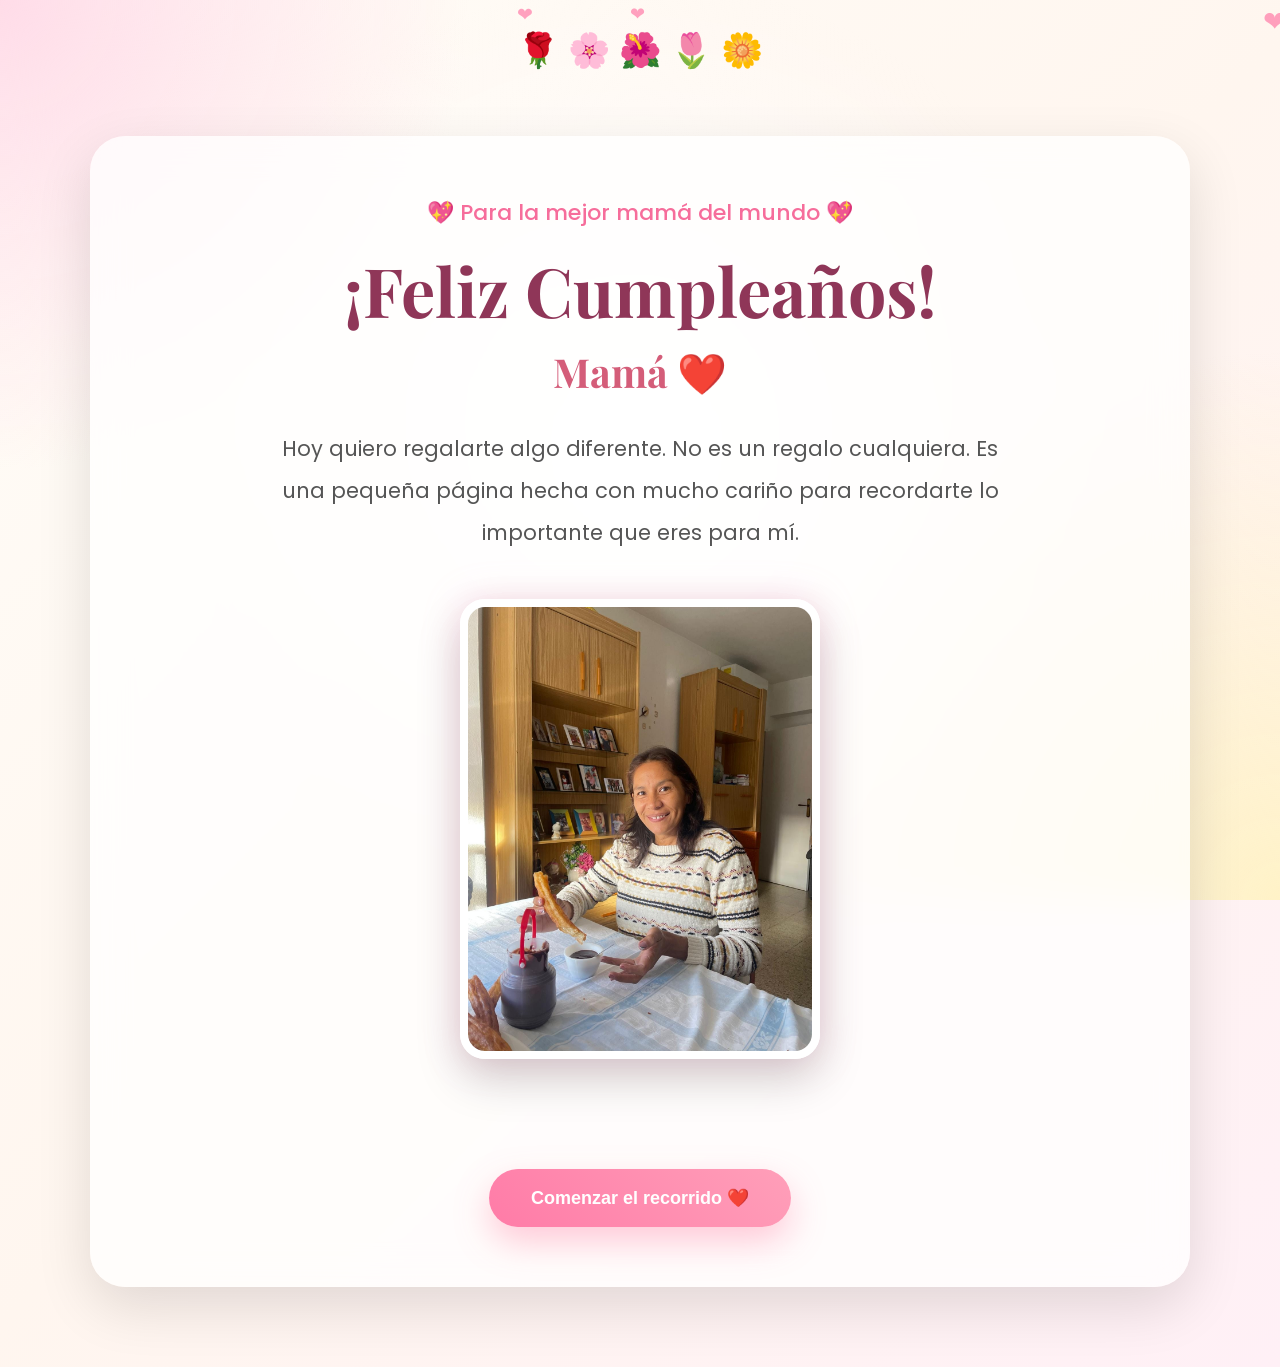
<file: index.html>
<!DOCTYPE html>
<html lang="es">

<head>

    <meta charset="UTF-8">
    <meta name="viewport" content="width=device-width, initial-scale=1.0">

    <title>Feliz Cumpleaños Mamá ❤️</title>

    <link rel="stylesheet" href="01-style.css">

</head>

<body>

    <!-- Corazones -->
    <div class="hearts"></div>

    <!-- Flores decorativas -->
    <div class="flowers">
        🌹 🌸 🌺 🌷 🌼
    </div>

    <!-- Contenedor principal -->

    <section class="inicio">

        <h3>💖 Para la mejor mamá del mundo 💖</h3>

        <h1>
            ¡Feliz Cumpleaños!
        </h1>

        <h2>
            Mamá ❤️
        </h2>

        <p>

            Hoy quiero regalarte algo diferente.

            No es un regalo cualquiera.

            Es una pequeña página hecha con mucho cariño para recordarte lo importante que eres para mí.

        </p>

        <img src="image1.jpeg" class="fotoPrincipal">

        <br><br>

        <a href="01-html/02-recuerdos.html">

            <button>

                Comenzar el recorrido ❤️

            </button>

        </a>

    </section>

</body>

<script src="script/script.js"></script>

</html>
</file>
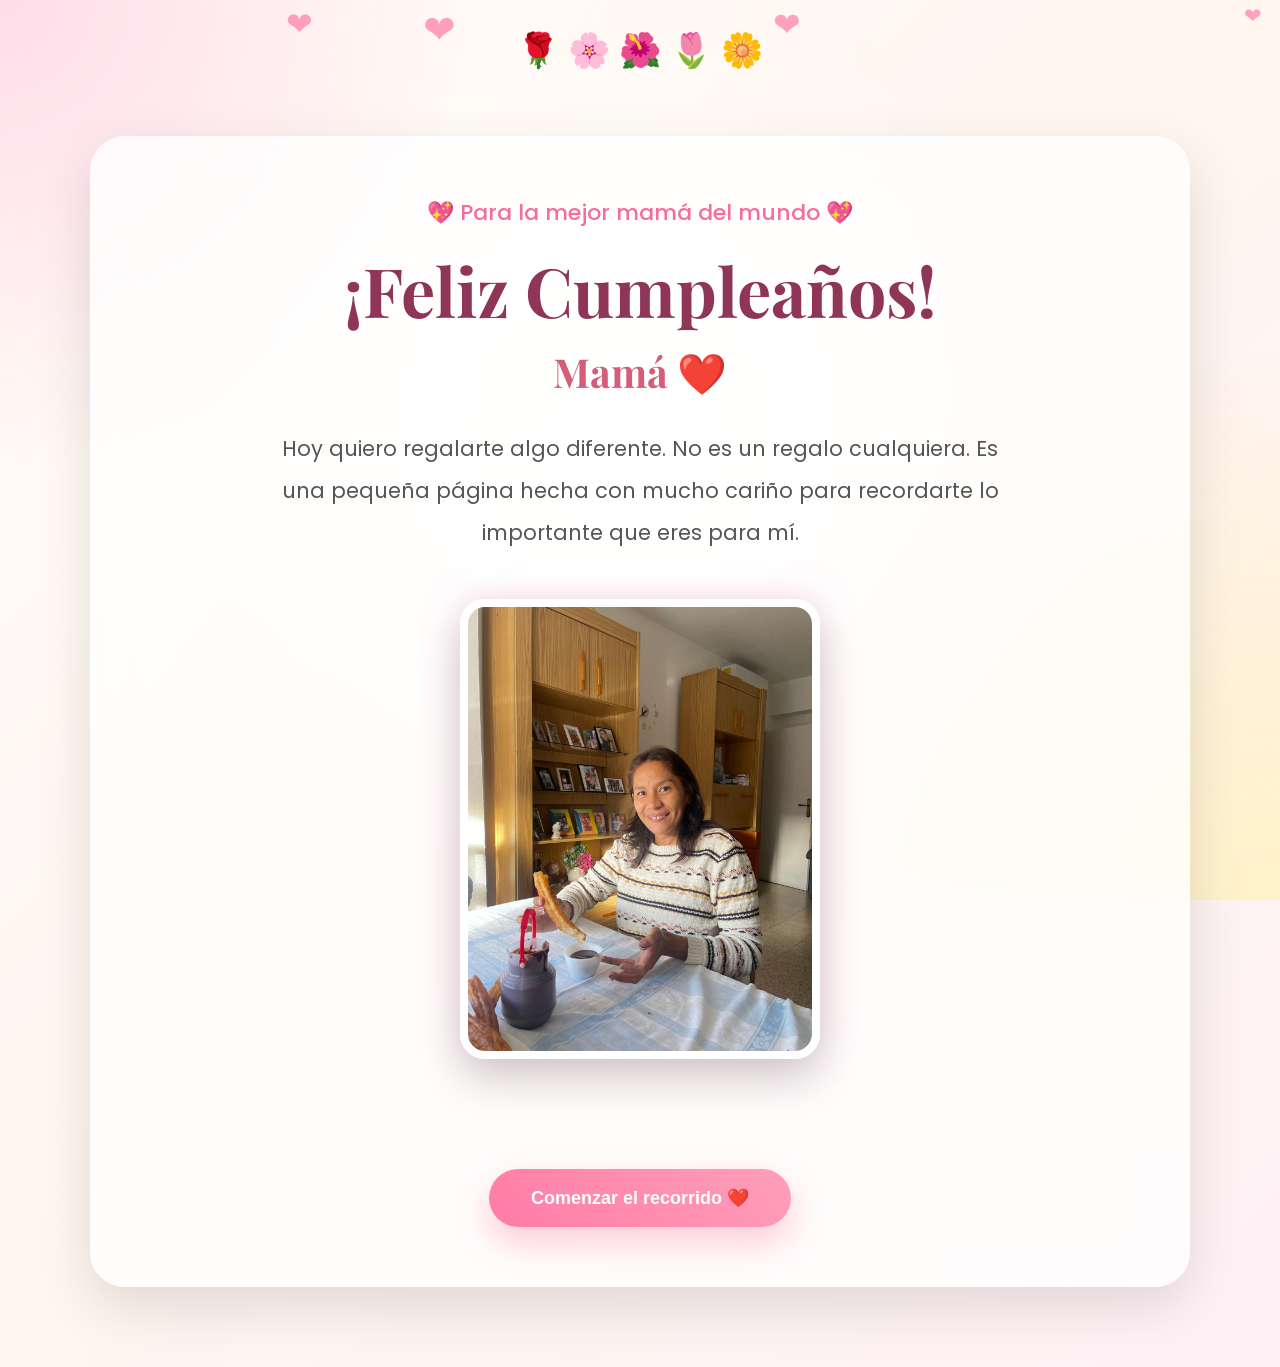
<file: 01-html/index.html>
<!DOCTYPE html>
<html lang="es">

<head>

    <meta charset="UTF-8">
    <meta name="viewport" content="width=device-width, initial-scale=1.0">

    <title>Feliz Cumpleaños Mamá ❤️</title>

    <link rel="stylesheet" href="../02-css/style.css">

</head>

<body>

    <!-- Corazones -->
    <div class="hearts"></div>

    <!-- Flores decorativas -->
    <div class="flowers">
        🌹 🌸 🌺 🌷 🌼
    </div>

    <!-- Contenedor principal -->

    <section class="inicio">

        <h3>💖 Para la mejor mamá del mundo 💖</h3>

        <h1>
            ¡Feliz Cumpleaños!
        </h1>

        <h2>
            Mamá ❤️
        </h2>

        <p>

            Hoy quiero regalarte algo diferente.

            No es un regalo cualquiera.

            Es una pequeña página hecha con mucho cariño para recordarte lo importante que eres para mí.

        </p>

        <img src="../image1.jpeg" class="fotoPrincipal">

        <br><br>

        <a href="02-recuerdos.html">

            <button>

                Comenzar el recorrido ❤️

            </button>

        </a>

    </section>

</body>

<script src="../script/script.js"></script>

</html>
</file>
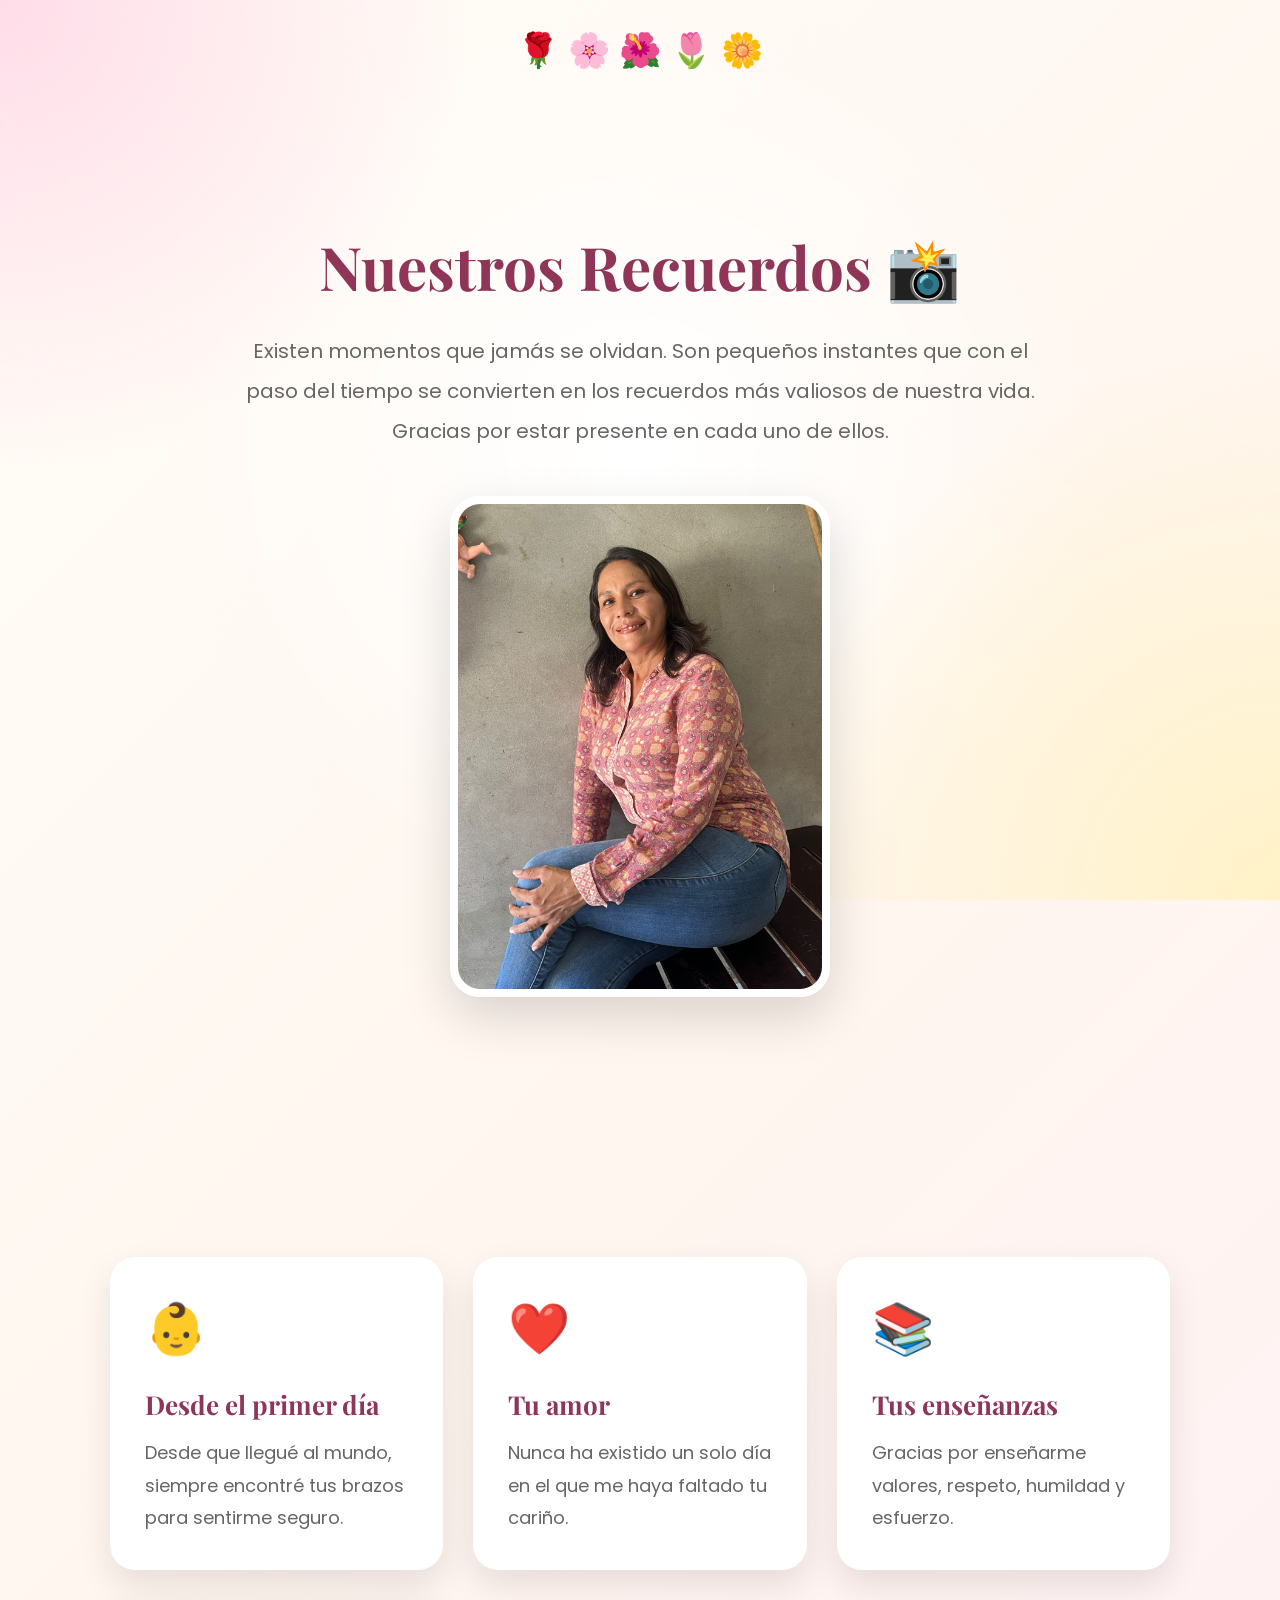
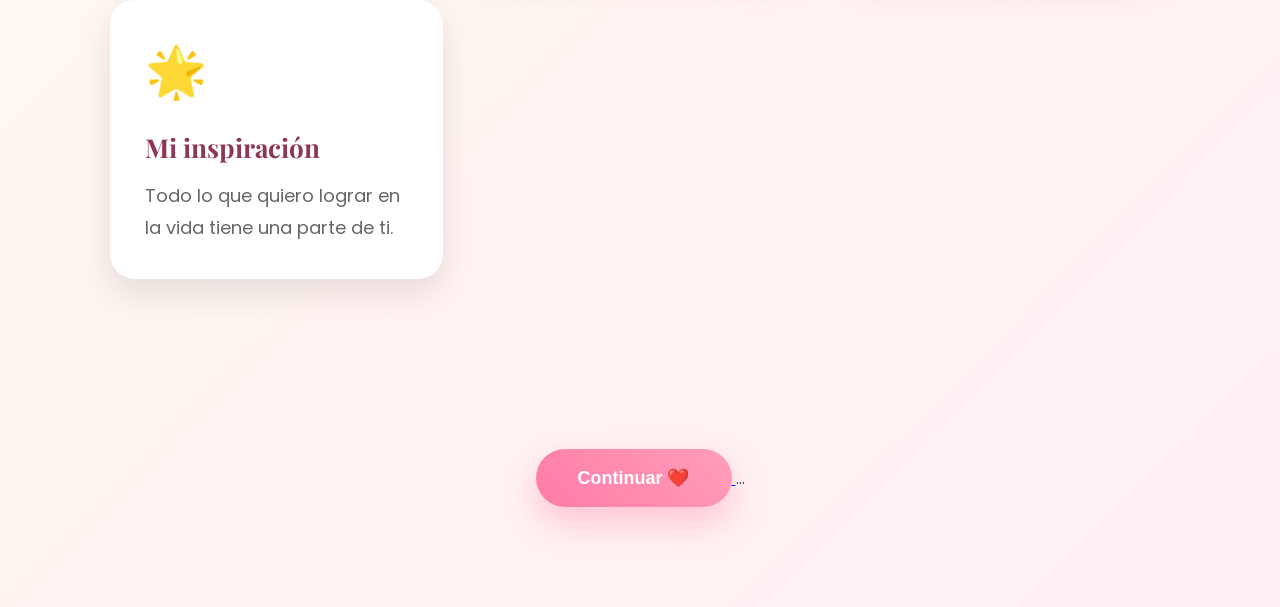
<file: 01-html/02-recuerdos.html>
<!DOCTYPE html>
<html lang="es">

<head>

    <meta charset="UTF-8">
    <meta name="viewport" content="width=device-width, initial-scale=1.0">

    <title>Nuestros Recuerdos ❤️</title>

    <link rel="stylesheet" href="../01-style.css">

</head>

<body>

<div class="container"></div>

<div class="flowers">
🌹 🌸 🌺 🌷 🌼
</div>

<section class="recuerdos">

    <h1>Nuestros Recuerdos 📸</h1>

    <p class="intro">

        Existen momentos que jamás se olvidan.

        Son pequeños instantes que con el paso del tiempo
        se convierten en los recuerdos más valiosos de nuestra vida.

        Gracias por estar presente en cada uno de ellos.

    </p>

    <img src="../image2.jpeg" class="fotoRecuerdo">

</section>

<section class="timeline">

    <div class="card">

        <span>👶</span>

        <h2>Desde el primer día</h2>

        <p>

            Desde que llegué al mundo,
            siempre encontré tus brazos para sentirme seguro.

        </p>

    </div>

    <div class="card">

        <span>❤️</span>

        <h2>Tu amor</h2>

        <p>

            Nunca ha existido un solo día
            en el que me haya faltado tu cariño.

        </p>

    </div>

    <div class="card">

        <span>📚</span>

        <h2>Tus enseñanzas</h2>

        <p>

            Gracias por enseñarme valores,
            respeto, humildad y esfuerzo.

        </p>

    </div>

    <div class="card">

        <span>🌟</span>

        <h2>Mi inspiración</h2>

        <p>

            Todo lo que quiero lograr en la vida
            tiene una parte de ti.

        </p>

    </div>

</section>

<div class="continuar">

<a href="03-mensaje.html">

<button>

Continuar ❤️

</button>

</a>

...







</div>

</div>




<script src="../script/script.js"></script>

</body>

</html>
</file>
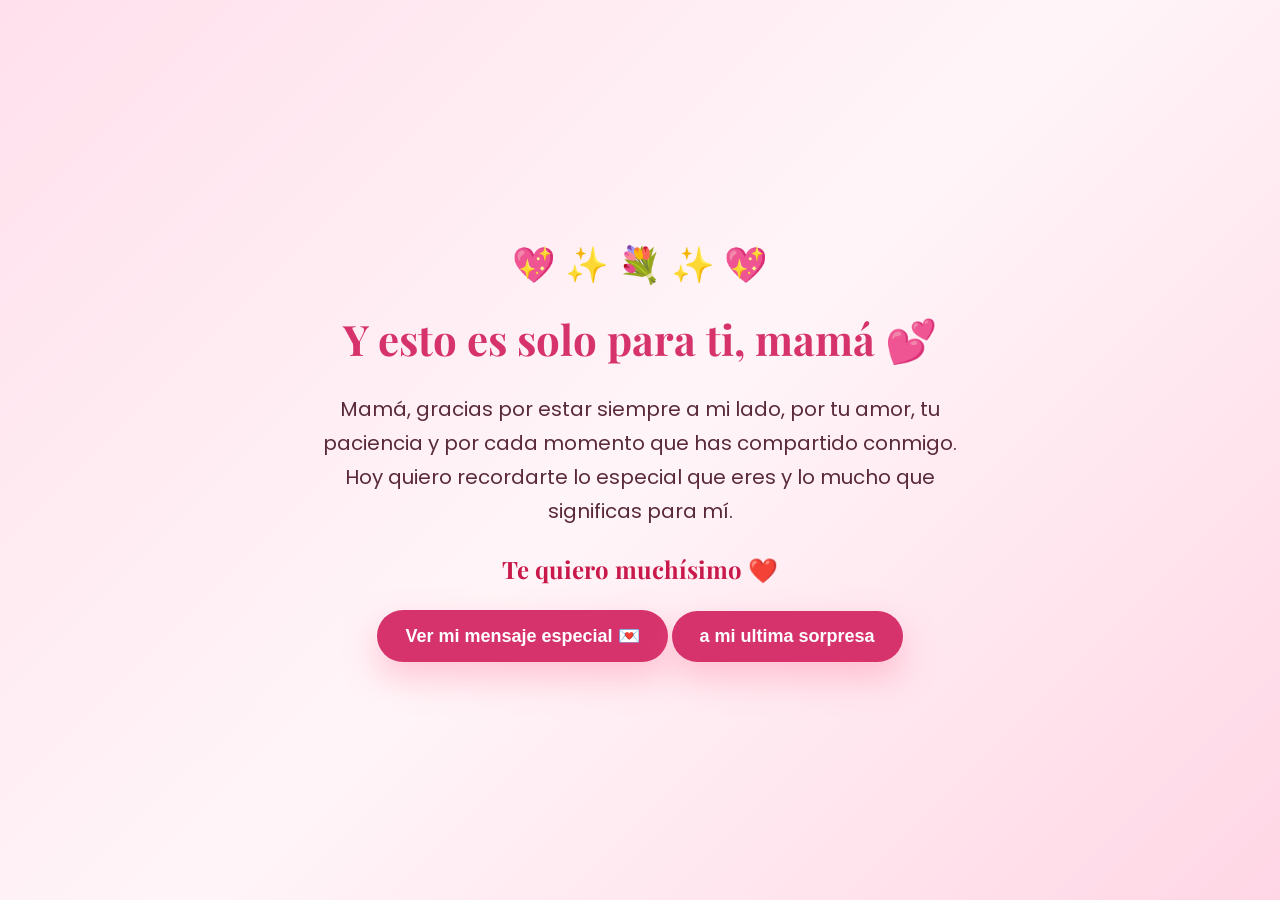
<file: 01-html/03-mensaje.html>
<!DOCTYPE html>
<html lang="es">

<head>
    <meta charset="UTF-8">
    <meta name="viewport" content="width=device-width, initial-scale=1.0">

    <title>Para Mamá 💖</title>

    <link rel="stylesheet" href="../01-style.css">
</head>

<body>

    <section class="mensaje-final">

        <div class="corazones">💖 ✨ 💐 ✨ 💖</div>

        <h1>Y esto es solo para ti, mamá 💕</h1>

        <p>
            Mamá, gracias por estar siempre a mi lado,
            por tu amor, tu paciencia y por cada momento
            que has compartido conmigo.
        </p>

        <p>
            Hoy quiero recordarte lo especial que eres
            y lo mucho que significas para mí.
        </p>

        <h2>Te quiero muchísimo ❤️</h2>
        <a"></a>
        <button onclick="mostrarSorpresa()">
            Ver mi mensaje especial 💌
        </button>
       
        <div id="sorpresa" class="sorpresa">
            🎂 ¡Feliz cumpleaños, mamá! 🎂
            <br><br>
            Espero que este pequeño detalle te recuerde
            lo mucho que te quiero y lo importante que eres para mí.
            ❤️
        </div>
       <button
        onclick="window.location.href='04-final.html'">
        
         a mi ultima sorpresa
        </button>


    </section>

    <script src="../script/script.js"></script>

</body>

</html>
</file>
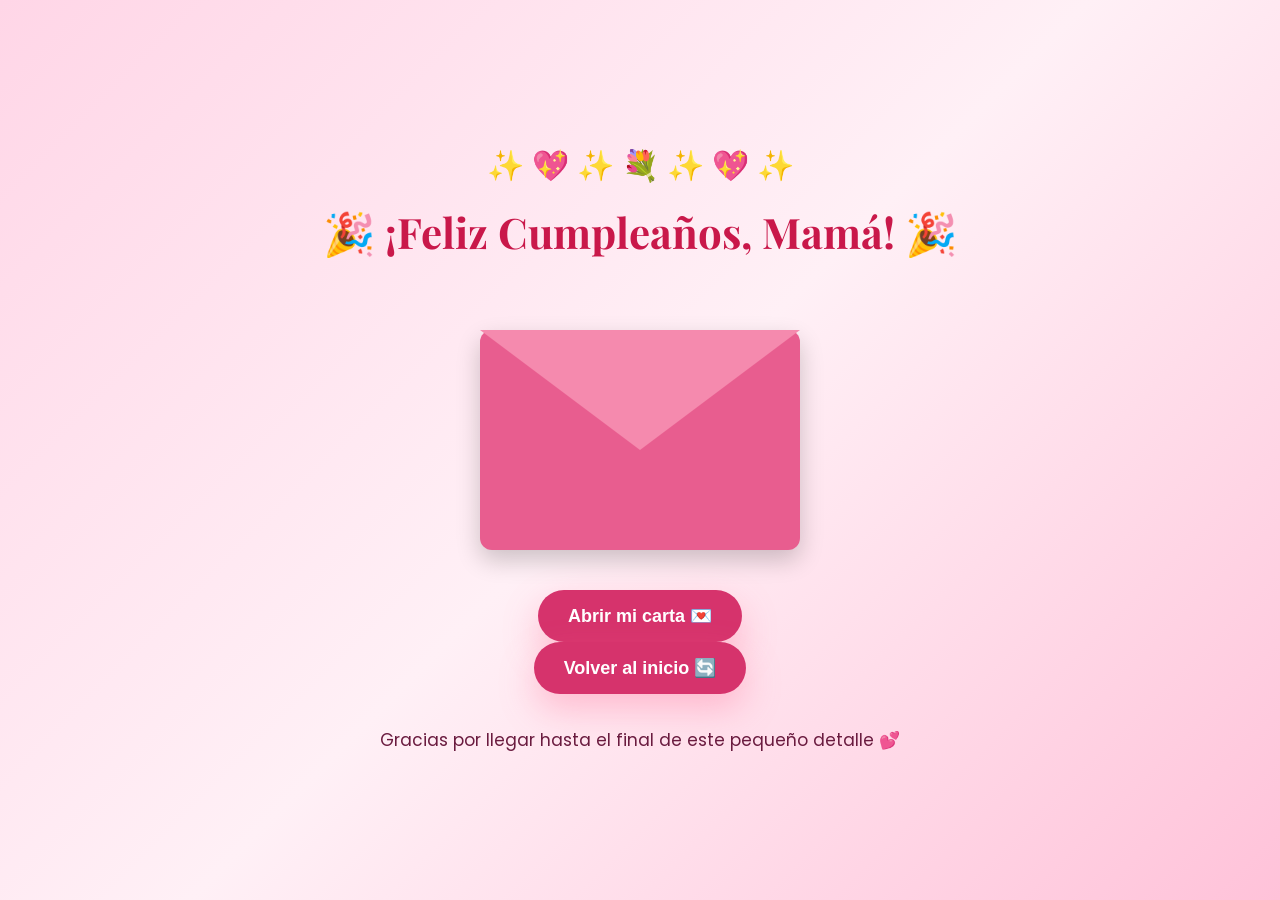
<file: 01-html/04-final.html>
<!DOCTYPE html>
<html lang="es">

<head>
    <meta charset="UTF-8">
    <meta name="viewport" content="width=device-width, initial-scale=1.0">

    <title>Feliz Cumpleaños Mamá 🎂</title>

    <link rel="stylesheet" href="../01-style.css">
</head>

<body>

    <section class="final">

        <div class="confeti">✨ 💖 ✨ 💐 ✨ 💖 ✨</div>

        <h1>🎉 ¡Feliz Cumpleaños, Mamá! 🎉</h1>

        <div class="sobre" id="sobre">

            <div class="tapa"></div>

            <div class="carta">

                <h2>💌 Para la mejor mamá</h2>

                <p>
                    Mamá, hoy quiero decirte algo que quizás
                    no digo todos los días:
                </p>

                <p>
                    Gracias por todo tu amor, por tus consejos,
                    por tu paciencia y por estar siempre conmigo.
                </p>

                <p>
                    Eres una persona muy especial en mi vida
                    y siempre voy a estar agradecido por tenerte.
                </p>

                <h3>
                    Te quiero muchísimo ❤️
                </h3>

                <p>
                    Espero que tengas un cumpleaños hermoso,
                    lleno de alegría, amor y momentos especiales.
                </p>

                <strong>
                    Con mucho amor 💖
                </strong>

            </div>

        </div>

        <button onclick="abrirCarta()">
            Abrir mi carta 💌
        </button>
        <a href="../index.html">
    <button>
        Volver al inicio 🔄
    </button>
</a>

        <p class="final-texto">
            Gracias por llegar hasta el final de este pequeño detalle 💕
        </p>

    </section>

    <script src="../script/script.js"></script>

</body>

</html>
</file>
<file: 01-style.css>
/*====================================================
            GOOGLE FONTS
====================================================*/

@import url('https://fonts.googleapis.com/css2?family=Poppins:wght@300;400;500;600;700&family=Playfair+Display:wght@600;700&display=swap');


/*====================================================
                    VARIABLES
====================================================*/

:root{

    --rosa:#f66d9b;
    --rosa-claro:#ffd7e6;
    --rosa-suave:#fff1f7;
    --crema:#fffdf8;
    --dorado:#d4af37;
    --texto:#444;
    --titulo:#8f3658;
    --blanco:#ffffff;

    --sombra:0 15px 40px rgba(0,0,0,.12);

}


/*====================================================
                    RESET
====================================================*/

*{
    margin:0;
    padding:0;
    box-sizing:border-box;
}

html{

    scroll-behavior:smooth;

}

body{

    font-family:'Poppins',sans-serif;

    background:linear-gradient(135deg,#fffdf8,#fff6ef,#fff0f6);

    color:var(--texto);

    overflow-x:hidden;

    min-height:100vh;

    position:relative;

}


/*====================================================
                FONDO DECORATIVO
====================================================*/

body::before{

    content:"";

    position:fixed;

    inset:0;

    background:

    radial-gradient(circle at top left,#ffdce8 0%,transparent 30%),

    radial-gradient(circle at bottom right,#fff2c7 0%,transparent 35%),

    radial-gradient(circle at center,#ffffff 0%,transparent 60%);

    z-index:-3;

}


/*====================================================
                CONTENEDOR GENERAL
====================================================*/

.container{

    width:90%;

    max-width:1200px;

    margin:auto;

}


/*====================================================
                    SECCIONES
====================================================*/

section{

    width:100%;

    padding:90px 20px;

}


/*====================================================
                    TITULOS
====================================================*/

h1{

    font-family:'Playfair Display',serif;

    font-size:58px;

    color:var(--titulo);

    margin-bottom:20px;

}

h2{

    font-family:'Playfair Display',serif;

    color:var(--titulo);

}

p{

    line-height:1.9;

    font-size:18px;

}


/*====================================================
                    BOTONES
====================================================*/

button{

    border:none;

    cursor:pointer;

    padding:18px 42px;

    border-radius:50px;

    background:linear-gradient(45deg,#ff7ba7,#ff9fb9);

    color:white;

    font-size:18px;

    font-weight:600;

    transition:.35s;

    box-shadow:0 15px 35px rgba(255,105,145,.35);

}

button:hover{

    transform:translateY(-5px);

    box-shadow:0 20px 40px rgba(255,105,145,.45);

}


/*====================================================
                TARJETAS
====================================================*/

.card{

    background:rgba(255,255,255,.75);

    backdrop-filter:blur(14px);

    border-radius:25px;

    box-shadow:var(--sombra);

    padding:35px;

}


/*====================================================
                IMÁGENES
====================================================*/

img{

    max-width:100%;

    display:block;

}

.foto{

    border-radius:25px;

    border:8px solid white;

    box-shadow:var(--sombra);

}


/*====================================================
                CORAZONES
====================================================*/

.hearts{

    position:fixed;

    inset:0;

    pointer-events:none;

    overflow:hidden;

    z-index:-1;

}

.heart{

    position:absolute;

    color:#ff7ba7;

    animation:subir linear infinite;

    opacity:.7;

}

@keyframes subir{

    0%{

        transform:translateY(100vh) scale(.5);

        opacity:0;

    }

    20%{

        opacity:.8;

    }

    100%{

        transform:translateY(-120px) scale(1.3);

        opacity:0;

    }

}


/*====================================================
                FLORES
====================================================*/

.flowers{

    width:100%;

    text-align:center;

    font-size:34px;

    margin-top:25px;

    animation:flotar 4s ease-in-out infinite;

}

@keyframes flotar{

    50%{

        transform:translateY(8px);

    }

}
/*====================================================
                PORTADA - 01 INDEX
====================================================*/

.inicio{

    width:90%;
    max-width:1100px;

    margin:60px auto 80px;

    background:rgba(255,255,255,.75);

    backdrop-filter:blur(18px);

    border-radius:35px;

    padding:60px;

    text-align:center;

    box-shadow:0 20px 55px rgba(0,0,0,.12);

    animation:aparecer 1.2s ease;

}

.inicio h3{

    color:var(--rosa);

    font-size:22px;

    font-weight:500;

    margin-bottom:15px;

}

.inicio h1{

    font-size:68px;

    margin-bottom:10px;

}

.inicio h2{

    font-size:40px;

    color:#d45d79;

    margin-bottom:30px;

}

.inicio p{

    max-width:760px;

    margin:0 auto;

    font-size:21px;

    color:#555;

    line-height:2;

}

.fotoPrincipal{

    width:360px;

    height:460px;

    object-fit:cover;

    border-radius:25px;

    margin:45px auto;

    border:8px solid white;

    box-shadow:
    0 20px 45px rgba(0,0,0,.18),
    0 0 35px rgba(255,170,200,.35);

    transition:.45s;

}

.fotoPrincipal:hover{

    transform:scale(1.03);

}

.inicio a{

    text-decoration:none;

}

.inicio button{

    margin-top:15px;

}

/*====================================================
                ANIMACIONES
====================================================*/

@keyframes aparecer{

    from{

        opacity:0;

        transform:translateY(50px);

    }

    to{

        opacity:1;

        transform:translateY(0);

    }

}
/*====================================================
                02 - RECUERDOS
====================================================*/

.recuerdos{

    width:90%;
    max-width:1100px;

    margin:60px auto;

    text-align:center;

    animation:aparecer 1.2s ease;

}

.recuerdos h1{

    font-size:60px;

    margin-bottom:25px;

}

.intro{

    max-width:800px;

    margin:0 auto 45px;

    font-size:20px;

    color:#666;

    line-height:2;

}

.fotoRecuerdo{

    width:380px;

    max-width:95%;

    margin:auto;

    border-radius:30px;

    border:8px solid white;

    box-shadow:0 20px 50px rgba(0,0,0,.15);

    transition:.4s;

}

.fotoRecuerdo:hover{

    transform:scale(1.03);

}

/*==========================
        TARJETAS
==========================*/

.timeline{

    width:90%;

    max-width:1100px;

    margin:80px auto;

    display:grid;

    grid-template-columns:repeat(auto-fit,minmax(260px,1fr));

    gap:30px;

}

.card{

    background:white;

    border-radius:25px;

    padding:35px;

    box-shadow:0 15px 35px rgba(0,0,0,.10);

    transition:.35s;

}

.card:hover{

    transform:translateY(-10px);

}

.card span{

    font-size:50px;

    display:block;

    margin-bottom:20px;

}

.card h2{

    margin-bottom:15px;

    font-size:26px;

}

.card p{

    color:#666;

    line-height:1.8;

}

/*==========================
        BOTÓN
==========================*/

.continuar{

    text-align:center;

    margin:70px 0 100px;

}
/* ============================= */
/* PÁGINA DEL MENSAJE FINAL */
/* ============================= */

.mensaje-final {
    min-height: 100vh;
    display: flex;
    flex-direction: column;
    justify-content: center;
    align-items: center;
    text-align: center;

    padding: 30px;

    background: linear-gradient(
        135deg,
        #ffe0ec,
        #fff5f8,
        #ffd6e5
    );

    animation: aparecer 1.5s ease;
}

.mensaje-final h1 {
    color: #d6336c;
    font-size: 42px;
    margin-bottom: 25px;
}

.mensaje-final p {
    max-width: 650px;
    font-size: 20px;
    line-height: 1.7;
    color: #5a2a3a;
}

.mensaje-final h2 {
    color: #c9184a;
    margin: 25px 0;
}

.corazones {
    font-size: 35px;
    margin-bottom: 20px;
    animation: flotar 2s infinite ease-in-out;
}

.mensaje-final button {
    border: none;
    padding: 15px 28px;

    background: #d6336c;
    color: white;

    font-size: 18px;
    border-radius: 30px;

    cursor: pointer;

    transition: 0.3s;
}

.mensaje-final button:hover {
    transform: scale(1.08);
    background: #c9184a;
}

.sorpresa {
    display: none;

    margin-top: 30px;
    padding: 25px;

    max-width: 550px;

    background: white;
    border-radius: 20px;

    box-shadow: 0 10px 30px rgba(0, 0, 0, 0.15);

    color: #6a1b3f;
    font-size: 20px;

    animation: aparecer 1s ease;
}

/* ============================= */
/* ANIMACIONES */
/* ============================= */

@keyframes aparecer {

    from {
        opacity: 0;
        transform: translateY(30px);
    }

    to {
        opacity: 1;
        transform: translateY(0);
    }

}

@keyframes flotar {

    0% {
      transform: translateY(0);
    }
    50% {
      transform: translateY(-10px);
    }
    100%{
      transform: translateY(0);
    }
}
/* ============================= */
/* PÁGINA FINAL */
/* ============================= */

.final {

    min-height: 100vh;

    display: flex;
    flex-direction: column;

    justify-content: center;
    align-items: center;

    text-align: center;

    padding: 30px;

    background: linear-gradient(
        135deg,
        #ffd6e7,
        #fff0f6,
        #ffc2d9
    );

    overflow: hidden;

}

.final h1 {

    color: #c9184a;

    font-size: 42px;

    margin-bottom: 30px;

    animation: aparecer 1.5s ease;

}

.confeti {

    font-size: 30px;

    margin-bottom: 15px;

    animation: flotar 2s infinite ease-in-out;

}


/* SOBRE */

.sobre {

    position: relative;

    width: 320px;
    height: 220px;

    margin: 30px;

}


/* PARTE TRASERA DEL SOBRE */

.sobre::before {

    .sobre::before {

    content: "";

    position: absolute;

    width: 100%;
    height: 100%;

    background: #e85d8f;

    border-radius: 10px;

    box-shadow: 0 10px 25px rgba(0, 0, 0, 0.2);

    z-index: 2;

    clip-path: polygon(
        0 0,
        50% 55%,
        100% 0,
        100% 100%,
        0 100%
    );

}

}


/* CARTA */

.carta {

    position: absolute;

    left: 10%;

    bottom: 10px;

    width: 80%;

    min-height: 180px;

    padding: 25px;

    box-sizing: border-box;

    background: white;

    border-radius: 10px;

    opacity: 0;

    transform: translateY(80px);

    transition: 1s;

    z-index: 1;

    box-shadow:
        0 5px 15px rgba(0, 0, 0, 0.15);

}


/* SOBRE ABIERTO */

.sobre.abierto .carta {

    opacity: 1;

    transform: translateY(-100px);
    .sobre::before {

    content: "";

    position: absolute;

    width: 100%;
    height: 100%;

    background: #e85d8f;

    border-radius: 10px;

    box-shadow: 0 10px 25px rgba(0, 0, 0, 0.2);

    z-index: 2;

    clip-path: polygon(
        0 0,
        50% 55%,
        100% 0,
        100% 100%,
        0 100%
    );

}

}


.carta h2 {

    color: #c9184a;

}


.carta p {

    color: #5a2a3a;

    line-height: 1.6;

}


.carta h3 {

    color: #d6336c;

}


/* BOTÓN */

.final button {

    border: none;

    padding: 15px 30px;

    border-radius: 30px;

    background: #d6336c;

    color: white;

    font-size: 18px;

    cursor: pointer;

    transition: 0.3s;

}


.final button:hover {

    transform: scale(1.08);

    background: #c9184a;

}


.final-texto {

    margin-top: 30px;

    color: #6a1b3f;

    font-size: 17px;

}
.sobre {
    position: relative;
    width: 320px;
    height: 220px;
    margin: 40px auto;
    background: #e85d8f;
    border-radius: 12px;
    box-shadow: 0 10px 25px rgba(0,0,0,0.2);
}

/* Parte triangular del sobre */
.sobre::before {
    content: "";
    position: absolute;

    top: 0;
    left: 0;

    width: 0;
    height: 0;

    border-left: 160px solid transparent;
    border-right: 160px solid transparent;
    border-top: 120px solid #f58aae;

    z-index: 3;
}

/* Carta */
.carta {
    position: absolute;

    left: 50%;
    bottom: 10px;

    width: 300%;
    min-height: 420px;

    padding: 25px;

    box-sizing: border-box;

    background: white;
    border-radius: 12px;

    opacity: 0;

    transform: translate(-50%,30px);

    transition: 1s;

    z-index: 5;
    box-shadow: 0 8px 25px rgba(0,0, 0,0,2);
    overflow-y: auto;
}

/* Cuando se abre */
.sobre.abierto .carta {
    opacity: 1;
    transform: translate(-50%,-100px);
}
</file>
<file: 02-css/style.css>
/*====================================================
            GOOGLE FONTS
====================================================*/

@import url('https://fonts.googleapis.com/css2?family=Poppins:wght@300;400;500;600;700&family=Playfair+Display:wght@600;700&display=swap');


/*====================================================
                    VARIABLES
====================================================*/

:root{

    --rosa:#f66d9b;
    --rosa-claro:#ffd7e6;
    --rosa-suave:#fff1f7;
    --crema:#fffdf8;
    --dorado:#d4af37;
    --texto:#444;
    --titulo:#8f3658;
    --blanco:#ffffff;

    --sombra:0 15px 40px rgba(0,0,0,.12);

}


/*====================================================
                    RESET
====================================================*/

*{
    margin:0;
    padding:0;
    box-sizing:border-box;
}

html{

    scroll-behavior:smooth;

}

body{

    font-family:'Poppins',sans-serif;

    background:linear-gradient(135deg,#fffdf8,#fff6ef,#fff0f6);

    color:var(--texto);

    overflow-x:hidden;

    min-height:100vh;

    position:relative;

}


/*====================================================
                FONDO DECORATIVO
====================================================*/

body::before{

    content:"";

    position:fixed;

    inset:0;

    background:

    radial-gradient(circle at top left,#ffdce8 0%,transparent 30%),

    radial-gradient(circle at bottom right,#fff2c7 0%,transparent 35%),

    radial-gradient(circle at center,#ffffff 0%,transparent 60%);

    z-index:-3;

}


/*====================================================
                CONTENEDOR GENERAL
====================================================*/

.container{

    width:90%;

    max-width:1200px;

    margin:auto;

}


/*====================================================
                    SECCIONES
====================================================*/

section{

    width:100%;

    padding:90px 20px;

}


/*====================================================
                    TITULOS
====================================================*/

h1{

    font-family:'Playfair Display',serif;

    font-size:58px;

    color:var(--titulo);

    margin-bottom:20px;

}

h2{

    font-family:'Playfair Display',serif;

    color:var(--titulo);

}

p{

    line-height:1.9;

    font-size:18px;

}


/*====================================================
                    BOTONES
====================================================*/

button{

    border:none;

    cursor:pointer;

    padding:18px 42px;

    border-radius:50px;

    background:linear-gradient(45deg,#ff7ba7,#ff9fb9);

    color:white;

    font-size:18px;

    font-weight:600;

    transition:.35s;

    box-shadow:0 15px 35px rgba(255,105,145,.35);

}

button:hover{

    transform:translateY(-5px);

    box-shadow:0 20px 40px rgba(255,105,145,.45);

}


/*====================================================
                TARJETAS
====================================================*/

.card{

    background:rgba(255,255,255,.75);

    backdrop-filter:blur(14px);

    border-radius:25px;

    box-shadow:var(--sombra);

    padding:35px;

}


/*====================================================
                IMÁGENES
====================================================*/

img{

    max-width:100%;

    display:block;

}

.foto{

    border-radius:25px;

    border:8px solid white;

    box-shadow:var(--sombra);

}


/*====================================================
                CORAZONES
====================================================*/

.hearts{

    position:fixed;

    inset:0;

    pointer-events:none;

    overflow:hidden;

    z-index:-1;

}

.heart{

    position:absolute;

    color:#ff7ba7;

    animation:subir linear infinite;

    opacity:.7;

}

@keyframes subir{

    0%{

        transform:translateY(100vh) scale(.5);

        opacity:0;

    }

    20%{

        opacity:.8;

    }

    100%{

        transform:translateY(-120px) scale(1.3);

        opacity:0;

    }

}


/*====================================================
                FLORES
====================================================*/

.flowers{

    width:100%;

    text-align:center;

    font-size:34px;

    margin-top:25px;

    animation:flotar 4s ease-in-out infinite;

}

@keyframes flotar{

    50%{

        transform:translateY(8px);

    }

}
/*====================================================
                PORTADA - 01 INDEX
====================================================*/

.inicio{

    width:90%;
    max-width:1100px;

    margin:60px auto 80px;

    background:rgba(255,255,255,.75);

    backdrop-filter:blur(18px);

    border-radius:35px;

    padding:60px;

    text-align:center;

    box-shadow:0 20px 55px rgba(0,0,0,.12);

    animation:aparecer 1.2s ease;

}

.inicio h3{

    color:var(--rosa);

    font-size:22px;

    font-weight:500;

    margin-bottom:15px;

}

.inicio h1{

    font-size:68px;

    margin-bottom:10px;

}

.inicio h2{

    font-size:40px;

    color:#d45d79;

    margin-bottom:30px;

}

.inicio p{

    max-width:760px;

    margin:0 auto;

    font-size:21px;

    color:#555;

    line-height:2;

}

.fotoPrincipal{

    width:360px;

    height:460px;

    object-fit:cover;

    border-radius:25px;

    margin:45px auto;

    border:8px solid white;

    box-shadow:
    0 20px 45px rgba(0,0,0,.18),
    0 0 35px rgba(255,170,200,.35);

    transition:.45s;

}

.fotoPrincipal:hover{

    transform:scale(1.03);

}

.inicio a{

    text-decoration:none;

}

.inicio button{

    margin-top:15px;

}

/*====================================================
                ANIMACIONES
====================================================*/

@keyframes aparecer{

    from{

        opacity:0;

        transform:translateY(50px);

    }

    to{

        opacity:1;

        transform:translateY(0);

    }

}
/*====================================================
                02 - RECUERDOS
====================================================*/

.recuerdos{

    width:90%;
    max-width:1100px;

    margin:60px auto;

    text-align:center;

    animation:aparecer 1.2s ease;

}

.recuerdos h1{

    font-size:60px;

    margin-bottom:25px;

}

.intro{

    max-width:800px;

    margin:0 auto 45px;

    font-size:20px;

    color:#666;

    line-height:2;

}

.fotoRecuerdo{

    width:380px;

    max-width:95%;

    margin:auto;

    border-radius:30px;

    border:8px solid white;

    box-shadow:0 20px 50px rgba(0,0,0,.15);

    transition:.4s;

}

.fotoRecuerdo:hover{

    transform:scale(1.03);

}

/*==========================
        TARJETAS
==========================*/

.timeline{

    width:90%;

    max-width:1100px;

    margin:80px auto;

    display:grid;

    grid-template-columns:repeat(auto-fit,minmax(260px,1fr));

    gap:30px;

}

.card{

    background:white;

    border-radius:25px;

    padding:35px;

    box-shadow:0 15px 35px rgba(0,0,0,.10);

    transition:.35s;

}

.card:hover{

    transform:translateY(-10px);

}

.card span{

    font-size:50px;

    display:block;

    margin-bottom:20px;

}

.card h2{

    margin-bottom:15px;

    font-size:26px;

}

.card p{

    color:#666;

    line-height:1.8;

}

/*==========================
        BOTÓN
==========================*/

.continuar{

    text-align:center;

    margin:70px 0 100px;

}
/* ============================= */
/* PÁGINA DEL MENSAJE FINAL */
/* ============================= */

.mensaje-final {
    min-height: 100vh;
    display: flex;
    flex-direction: column;
    justify-content: center;
    align-items: center;
    text-align: center;

    padding: 30px;

    background: linear-gradient(
        135deg,
        #ffe0ec,
        #fff5f8,
        #ffd6e5
    );

    animation: aparecer 1.5s ease;
}

.mensaje-final h1 {
    color: #d6336c;
    font-size: 42px;
    margin-bottom: 25px;
}

.mensaje-final p {
    max-width: 650px;
    font-size: 20px;
    line-height: 1.7;
    color: #5a2a3a;
}

.mensaje-final h2 {
    color: #c9184a;
    margin: 25px 0;
}

.corazones {
    font-size: 35px;
    margin-bottom: 20px;
    animation: flotar 2s infinite ease-in-out;
}

.mensaje-final button {
    border: none;
    padding: 15px 28px;

    background: #d6336c;
    color: white;

    font-size: 18px;
    border-radius: 30px;

    cursor: pointer;

    transition: 0.3s;
}

.mensaje-final button:hover {
    transform: scale(1.08);
    background: #c9184a;
}

.sorpresa {
    display: none;

    margin-top: 30px;
    padding: 25px;

    max-width: 550px;

    background: white;
    border-radius: 20px;

    box-shadow: 0 10px 30px rgba(0, 0, 0, 0.15);

    color: #6a1b3f;
    font-size: 20px;

    animation: aparecer 1s ease;
}

/* ============================= */
/* ANIMACIONES */
/* ============================= */

@keyframes aparecer {

    from {
        opacity: 0;
        transform: translateY(30px);
    }

    to {
        opacity: 1;
        transform: translateY(0);
    }

}

@keyframes flotar {

    0% {
      transform: translateY(0);
    }
    50% {
      transform: translateY(-10px);
    }
    100%{
      transform: translateY(0);
    }
}
/* ============================= */
/* PÁGINA FINAL */
/* ============================= */

.final {

    min-height: 100vh;

    display: flex;
    flex-direction: column;

    justify-content: center;
    align-items: center;

    text-align: center;

    padding: 30px;

    background: linear-gradient(
        135deg,
        #ffd6e7,
        #fff0f6,
        #ffc2d9
    );

    overflow: hidden;

}

.final h1 {

    color: #c9184a;

    font-size: 42px;

    margin-bottom: 30px;

    animation: aparecer 1.5s ease;

}

.confeti {

    font-size: 30px;

    margin-bottom: 15px;

    animation: flotar 2s infinite ease-in-out;

}


/* SOBRE */

.sobre {

    position: relative;

    width: 320px;
    height: 220px;

    margin: 30px;

}


/* PARTE TRASERA DEL SOBRE */

.sobre::before {

    .sobre::before {

    content: "";

    position: absolute;

    width: 100%;
    height: 100%;

    background: #e85d8f;

    border-radius: 10px;

    box-shadow: 0 10px 25px rgba(0, 0, 0, 0.2);

    z-index: 2;

    clip-path: polygon(
        0 0,
        50% 55%,
        100% 0,
        100% 100%,
        0 100%
    );

}

}


/* CARTA */

.carta {

    position: absolute;

    left: 10%;

    bottom: 10px;

    width: 80%;

    min-height: 180px;

    padding: 25px;

    box-sizing: border-box;

    background: white;

    border-radius: 10px;

    opacity: 0;

    transform: translateY(80px);

    transition: 1s;

    z-index: 1;

    box-shadow:
        0 5px 15px rgba(0, 0, 0, 0.15);

}


/* SOBRE ABIERTO */

.sobre.abierto .carta {

    opacity: 1;

    transform: translateY(-100px);
    .sobre::before {

    content: "";

    position: absolute;

    width: 100%;
    height: 100%;

    background: #e85d8f;

    border-radius: 10px;

    box-shadow: 0 10px 25px rgba(0, 0, 0, 0.2);

    z-index: 2;

    clip-path: polygon(
        0 0,
        50% 55%,
        100% 0,
        100% 100%,
        0 100%
    );

}

}


.carta h2 {

    color: #c9184a;

}


.carta p {

    color: #5a2a3a;

    line-height: 1.6;

}


.carta h3 {

    color: #d6336c;

}


/* BOTÓN */

.final button {

    border: none;

    padding: 15px 30px;

    border-radius: 30px;

    background: #d6336c;

    color: white;

    font-size: 18px;

    cursor: pointer;

    transition: 0.3s;

}


.final button:hover {

    transform: scale(1.08);

    background: #c9184a;

}


.final-texto {

    margin-top: 30px;

    color: #6a1b3f;

    font-size: 17px;

}
.sobre {
    position: relative;
    width: 320px;
    height: 220px;
    margin: 40px auto;
    background: #e85d8f;
    border-radius: 12px;
    box-shadow: 0 10px 25px rgba(0,0,0,0.2);
}

/* Parte triangular del sobre */
.sobre::before {
    content: "";
    position: absolute;

    top: 0;
    left: 0;

    width: 0;
    height: 0;

    border-left: 160px solid transparent;
    border-right: 160px solid transparent;
    border-top: 120px solid #f58aae;

    z-index: 3;
}

/* Carta */
.carta {
    position: absolute;

    left: 50%;
    bottom: 10px;

    width: 300%;
    min-height: 420px;

    padding: 25px;

    box-sizing: border-box;

    background: white;
    border-radius: 12px;

    opacity: 0;

    transform: translate(-50%,30px);

    transition: 1s;

    z-index: 5;
    box-shadow: 0 8px 25px rgba(0,0, 0,0,2);
    overflow-y: auto;
}

/* Cuando se abre */
.sobre.abierto .carta {
    opacity: 1;
    transform: translate(-50%,-100px);
}
</file>
